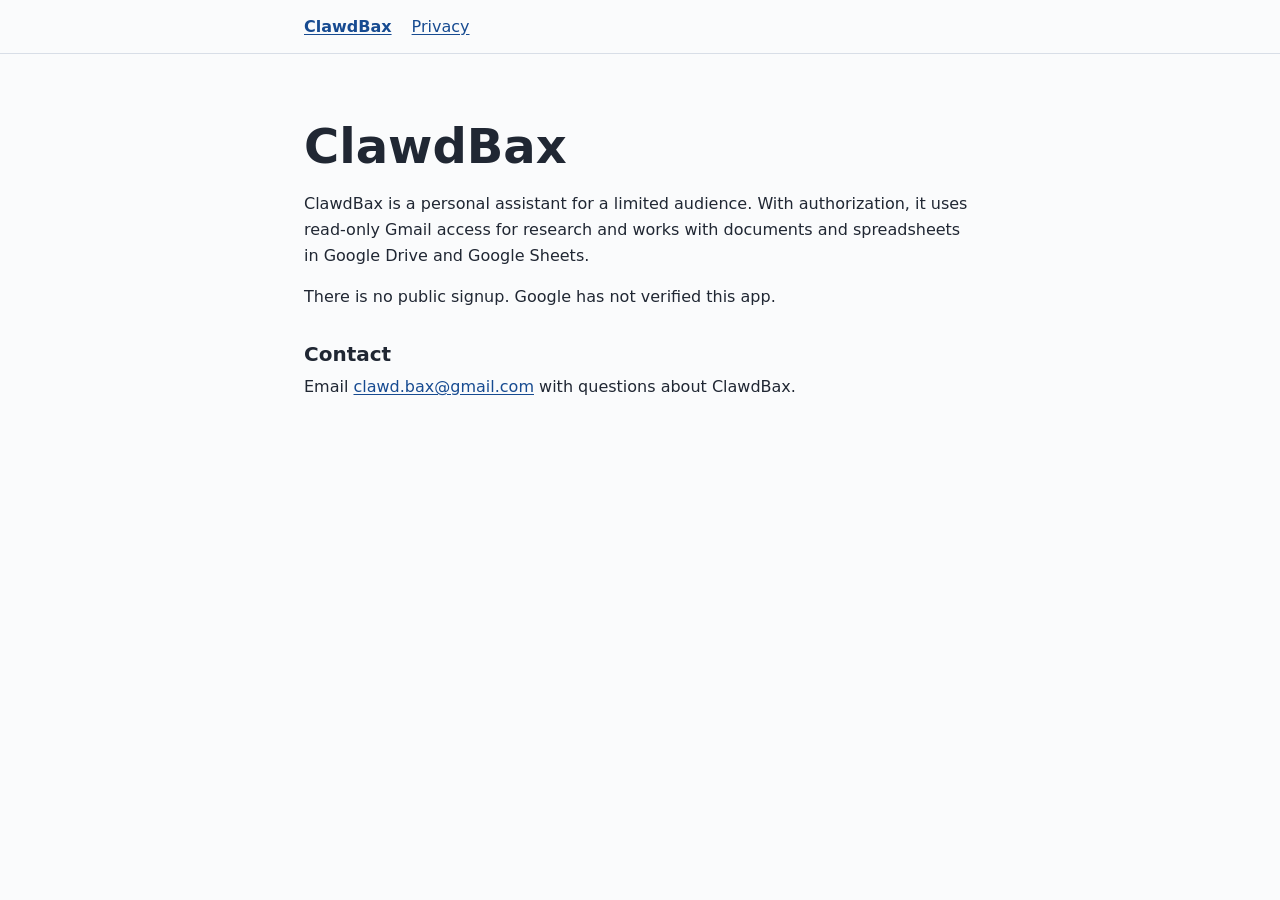
<file: index.html>
<!doctype html>
<html lang="en">
<head>
  <meta charset="utf-8">
  <meta name="viewport" content="width=device-width, initial-scale=1">
  <title>ClawdBax</title>
  <link rel="stylesheet" href="styles.css">
</head>
<body>
  <header>
    <nav aria-label="Main navigation">
      <a href="./" aria-current="page">ClawdBax</a>
      <a href="privacy.html">Privacy</a>
    </nav>
  </header>
  <main>
    <h1>ClawdBax</h1>
    <p>ClawdBax is a personal assistant for a limited audience. With authorization, it uses read-only Gmail access for research and works with documents and spreadsheets in Google Drive and Google Sheets.</p>
    <p>There is no public signup. Google has not verified this app.</p>
    <h2>Contact</h2>
    <p>Email <a href="mailto:clawd.bax@gmail.com">clawd.bax@gmail.com</a> with questions about ClawdBax.</p>
  </main>
</body>
</html>
</file>
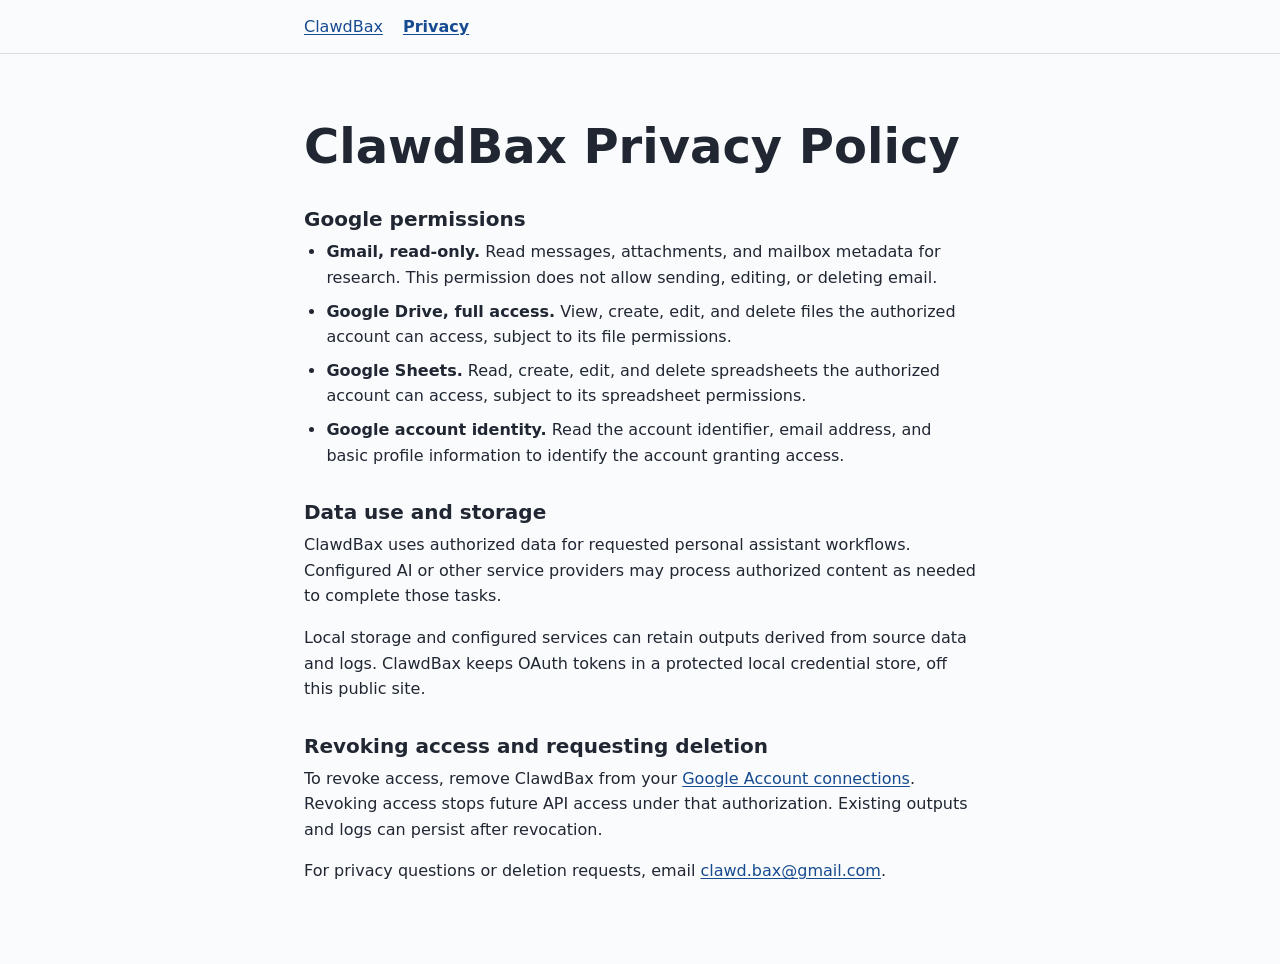
<file: privacy.html>
<!doctype html>
<html lang="en">
<head>
  <meta charset="utf-8">
  <meta name="viewport" content="width=device-width, initial-scale=1">
  <title>Privacy | ClawdBax</title>
  <link rel="stylesheet" href="styles.css">
</head>
<body>
  <header>
    <nav aria-label="Main navigation">
      <a href="./">ClawdBax</a>
      <a href="privacy.html" aria-current="page">Privacy</a>
    </nav>
  </header>
  <main>
    <h1>ClawdBax Privacy Policy</h1>
    <h2>Google permissions</h2>
    <ul>
      <li><strong>Gmail, read-only.</strong> Read messages, attachments, and mailbox metadata for research. This permission does not allow sending, editing, or deleting email.</li>
      <li><strong>Google Drive, full access.</strong> View, create, edit, and delete files the authorized account can access, subject to its file permissions.</li>
      <li><strong>Google Sheets.</strong> Read, create, edit, and delete spreadsheets the authorized account can access, subject to its spreadsheet permissions.</li>
      <li><strong>Google account identity.</strong> Read the account identifier, email address, and basic profile information to identify the account granting access.</li>
    </ul>
    <h2>Data use and storage</h2>
    <p>ClawdBax uses authorized data for requested personal assistant workflows. Configured AI or other service providers may process authorized content as needed to complete those tasks.</p>
    <p>Local storage and configured services can retain outputs derived from source data and logs. ClawdBax keeps OAuth tokens in a protected local credential store, off this public site.</p>
    <h2>Revoking access and requesting deletion</h2>
    <p>To revoke access, remove ClawdBax from your <a href="https://myaccount.google.com/connections">Google Account connections</a>. Revoking access stops future API access under that authorization. Existing outputs and logs can persist after revocation.</p>
    <p>For privacy questions or deletion requests, email <a href="mailto:clawd.bax@gmail.com">clawd.bax@gmail.com</a>.</p>
  </main>
</body>
</html>
</file>
<file: styles.css>
:root {
  color-scheme: light;
  color: #202733;
  background: #fafbfc;
  font-family: system-ui, sans-serif;
  line-height: 1.6;
}

body {
  margin: 0;
}

header {
  border-bottom: 1px solid #d8dee7;
}

nav,
main {
  box-sizing: border-box;
  max-width: 46rem;
  margin-inline: auto;
  padding-inline: clamp(1rem, 4vw, 2rem);
}

nav {
  display: flex;
  flex-wrap: wrap;
  gap: 0.25rem 1.25rem;
  padding-block: 0.5rem;
}

nav a {
  display: inline-block;
  padding-block: 0.35rem;
}

nav a[aria-current="page"] {
  font-weight: 700;
}

main {
  padding-block: clamp(2rem, 6vw, 4rem);
  overflow-wrap: anywhere;
}

h1,
h2 {
  line-height: 1.2;
}

h1 {
  margin-block: 0 1rem;
  font-size: clamp(2rem, 6vw, 3rem);
}

h2 {
  margin-block: 2rem 0.5rem;
  font-size: 1.25rem;
}

p,
ul {
  margin-block: 0 1rem;
}

ul {
  padding-inline-start: 1.4rem;
}

li + li {
  margin-block-start: 0.5rem;
}

a {
  color: #174b91;
  text-underline-offset: 0.15em;
}

a:focus-visible {
  outline: 2px solid currentColor;
  outline-offset: 3px;
}
</file>
